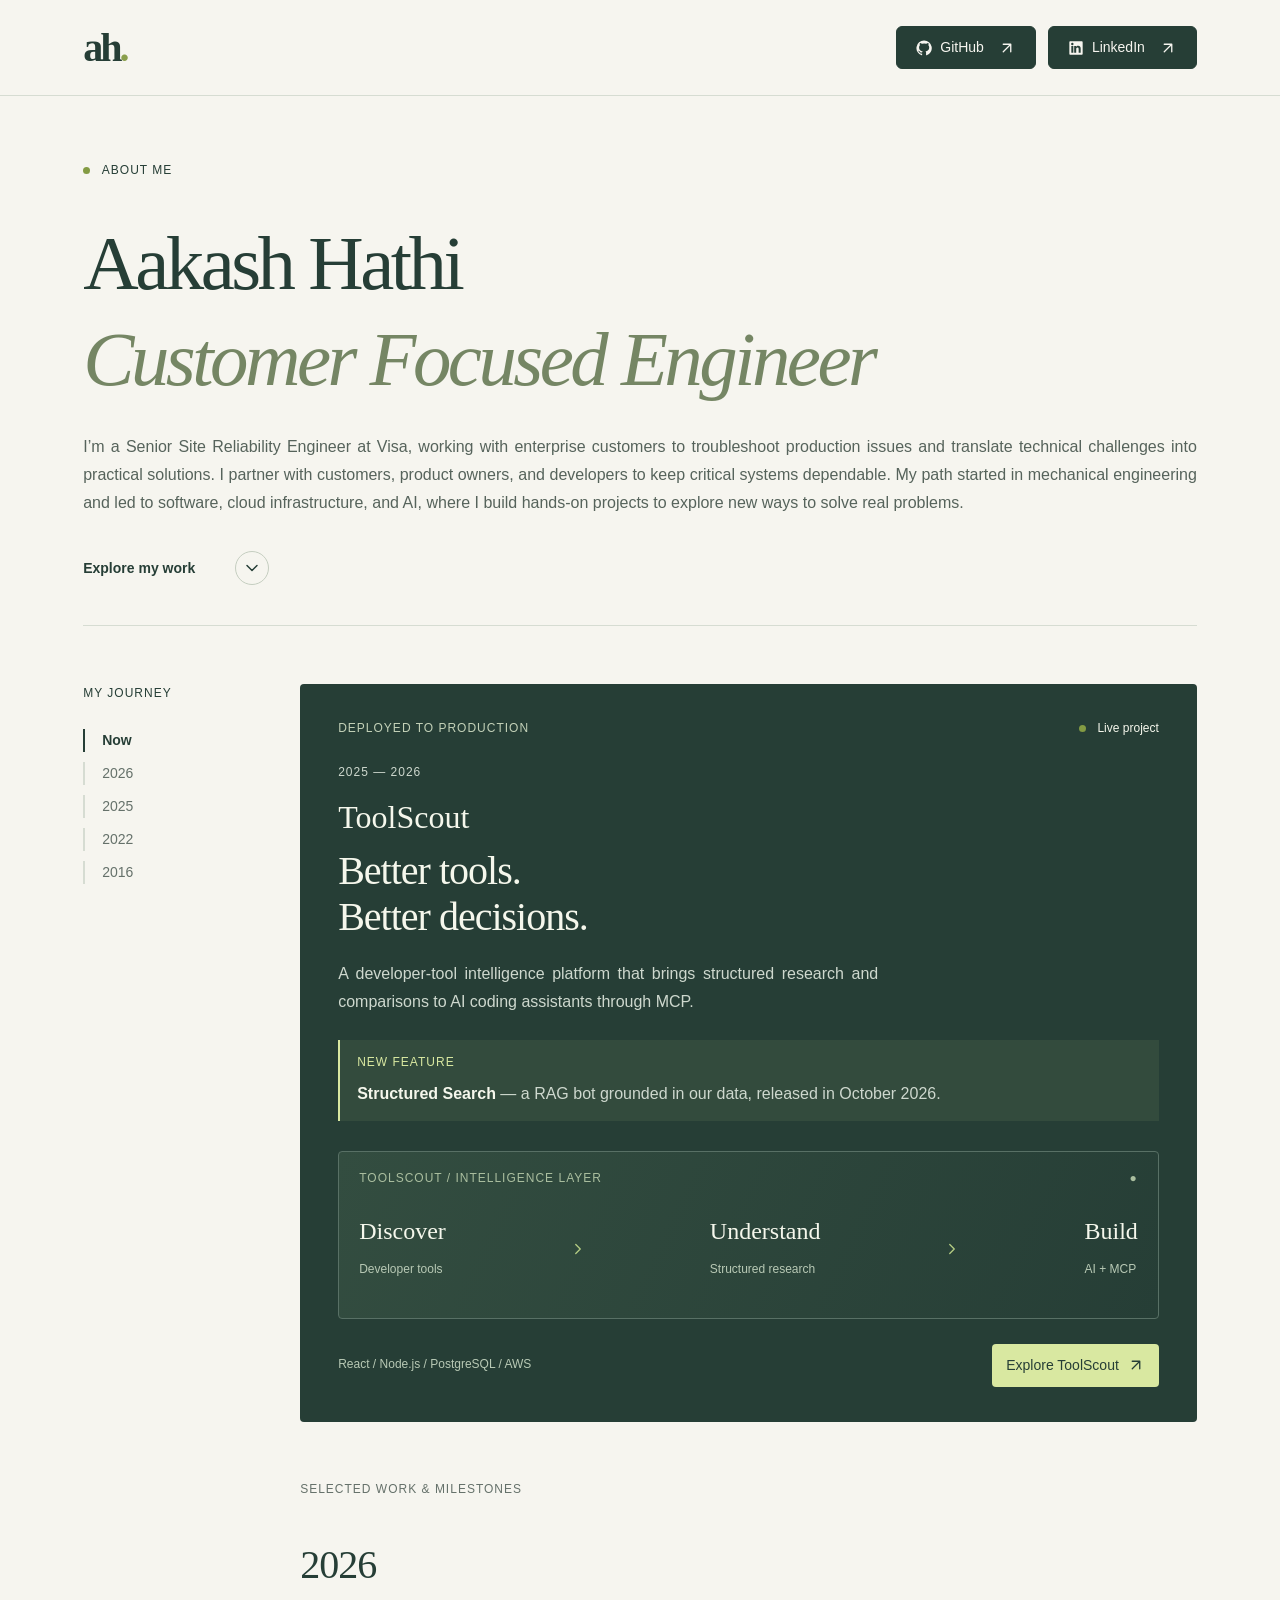
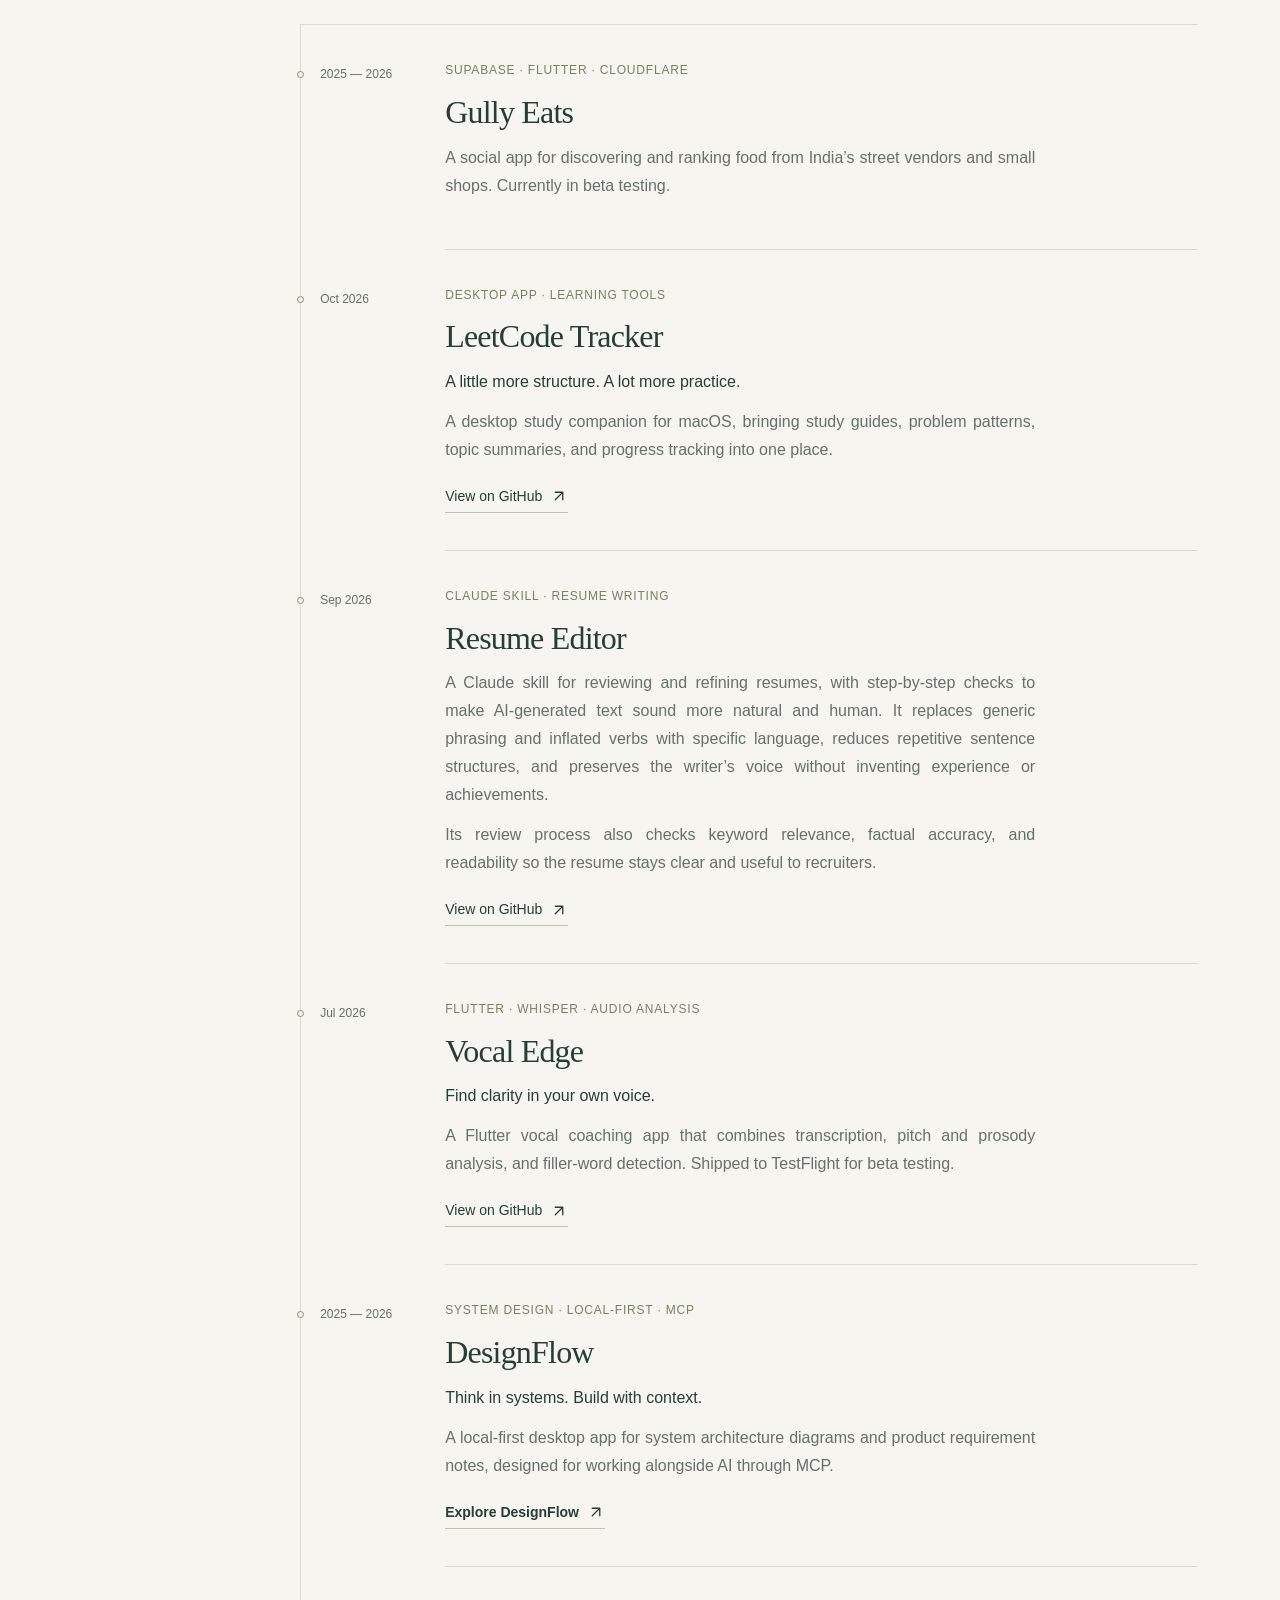
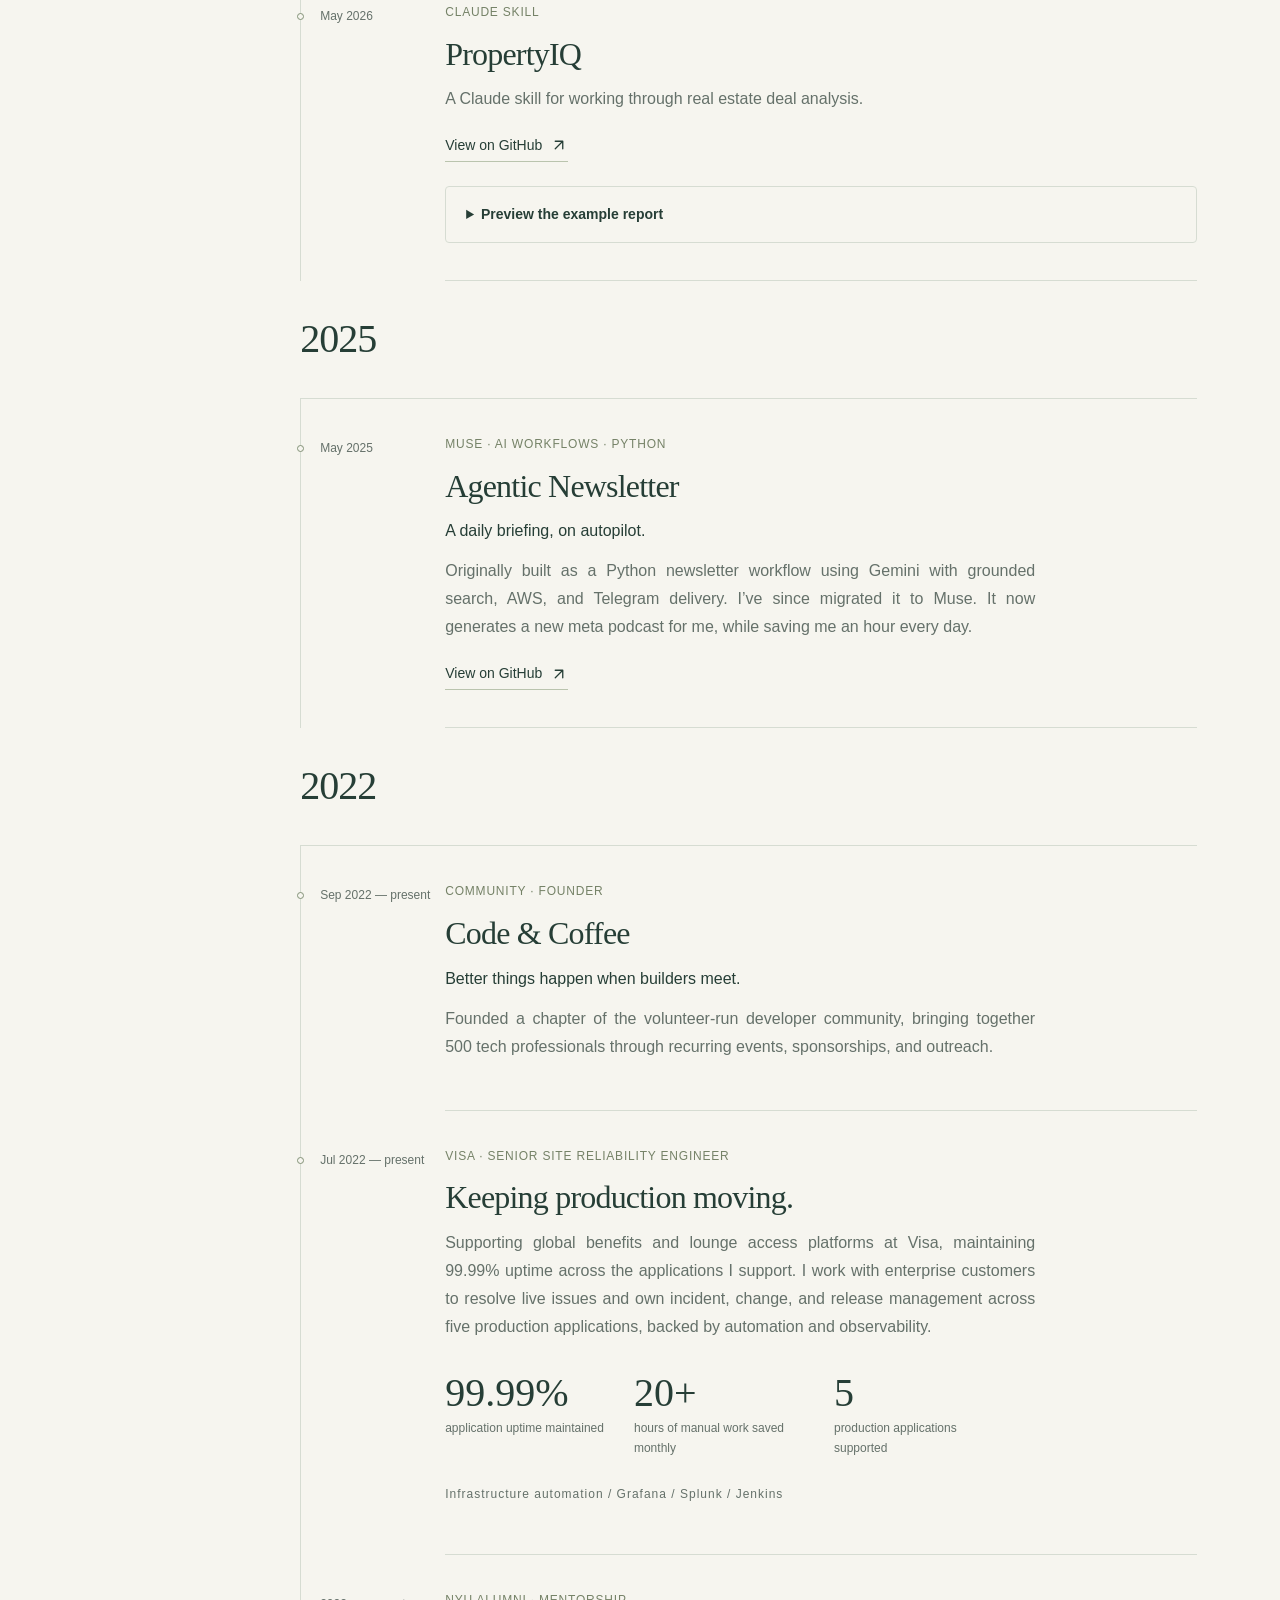
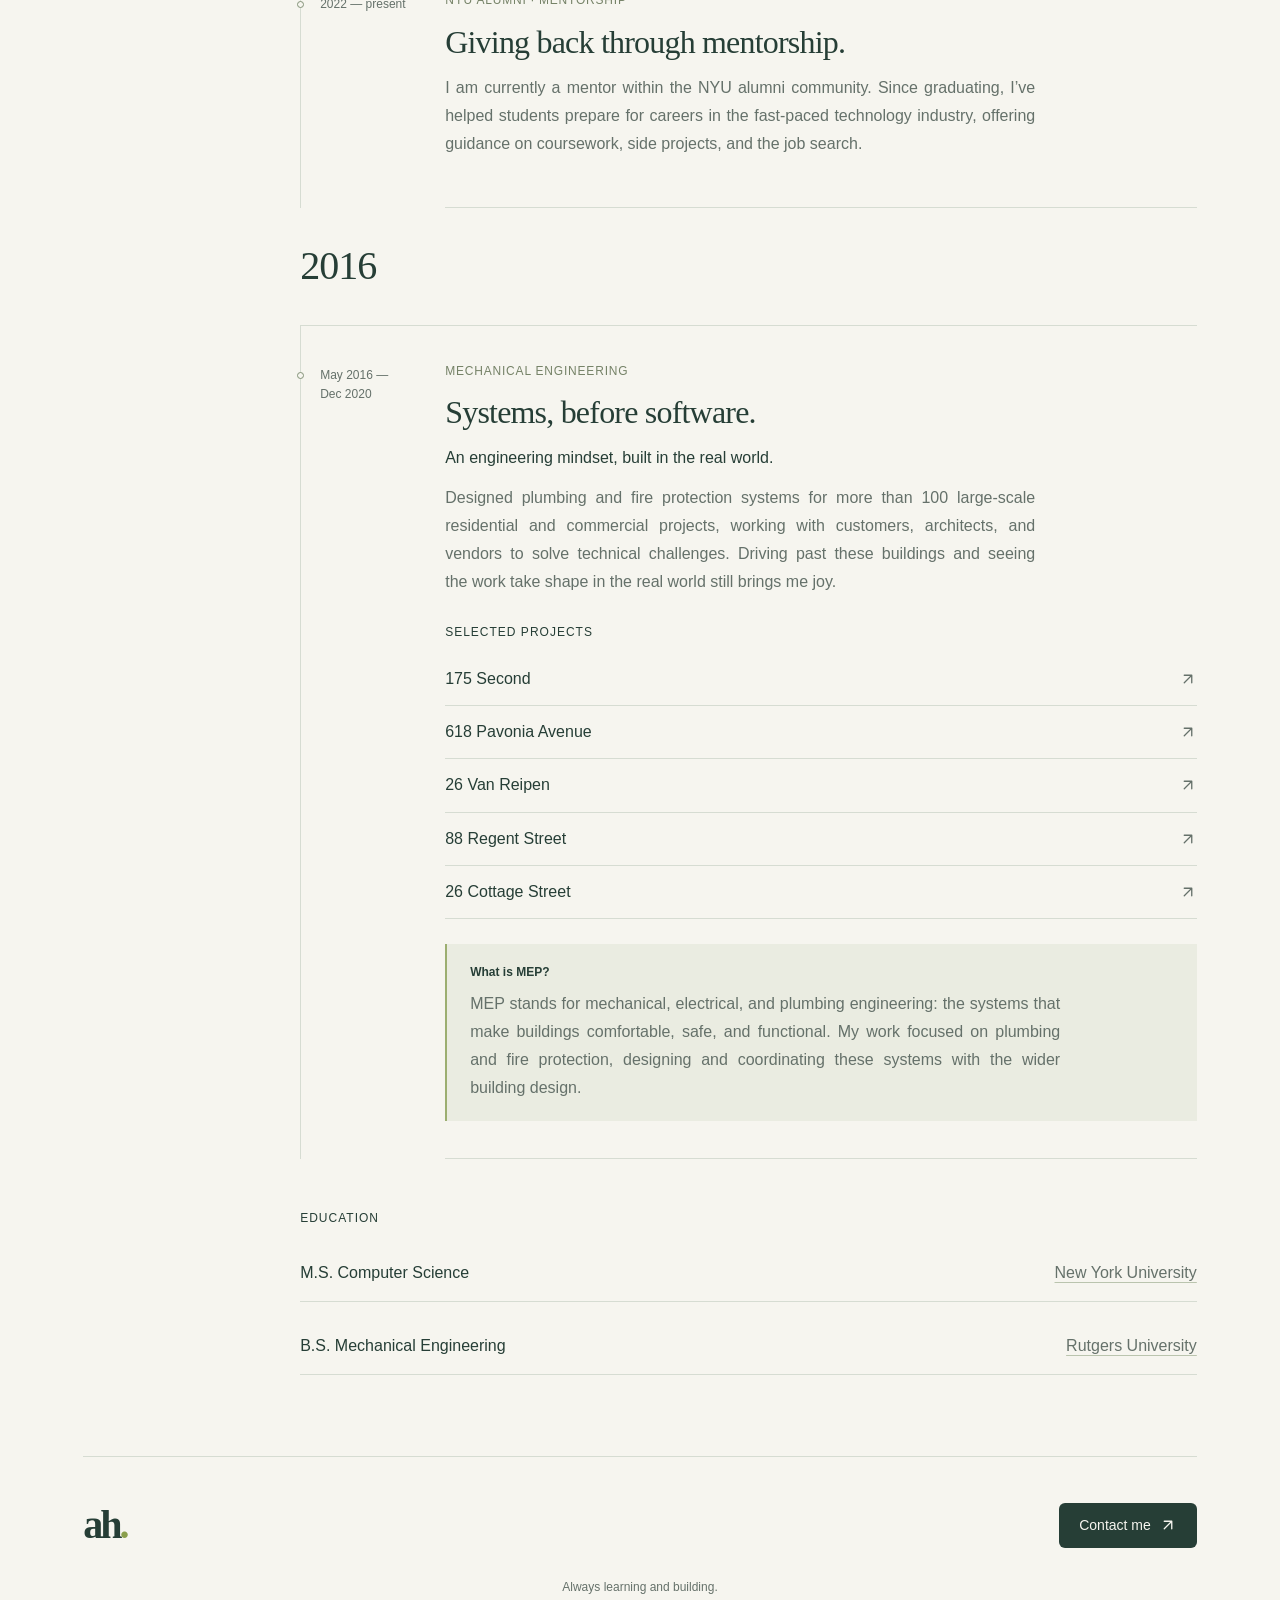
<file: docs/index.html>
<!DOCTYPE html>

<html lang="en"><head><meta charset="utf-8"/><meta content="default-src 'none'; script-src 'self' https://www.googletagmanager.com; style-src 'self'; img-src 'self' https://*.google-analytics.com https://www.googletagmanager.com; font-src 'self'; connect-src https://*.google-analytics.com https://*.analytics.google.com https://www.googletagmanager.com; object-src 'none'; base-uri 'none'; form-action 'none'; frame-src 'none'; upgrade-insecure-requests" http-equiv="Content-Security-Policy"/><script src="analytics.js"></script><script async="" src="https://www.googletagmanager.com/gtag/js?id=G-HWZBLBZLBD"></script><meta content="width=device-width, initial-scale=1" name="viewport"/><title>Aakash Hathi | Curious Engineer</title><meta content="Aakash Hathi’s portfolio: production reliability, AI tools, cloud applications, and the engineering journey behind them." name="description"/><meta content="#f6f5ef" name="theme-color"/><link href="favicon.png?v=ah2" rel="icon" sizes="64x64" type="image/png"/><link href="style.css?v=20261020-mobile-wrap" rel="stylesheet"/><script defer="" src="script.js?v=20261019-refresh"></script></head><body><a class="skip" href="#about">Skip to content</a><div aria-hidden="true" class="progress"></div><header><a aria-label="Aakash Hathi home" class="wordmark" href="#about">ah<span>.</span></a><nav aria-label="Social links"><a class="social-fill" href="https://github.com/ah20-dev" rel="noopener noreferrer" target="_blank"><svg aria-hidden="true" focusable="false" viewbox="0 0 24 24"><path d="M12 .8a11.4 11.4 0 0 0-3.6 22.2c.6.1.8-.2.8-.6v-2.1c-3.3.7-4-1.4-4-1.4-.5-1.4-1.3-1.8-1.3-1.8-1.1-.8.1-.8.1-.8 1.2.1 1.8 1.2 1.8 1.2 1.1 1.8 2.8 1.3 3.5 1 .1-.8.4-1.3.8-1.6-2.7-.3-5.5-1.3-5.5-6a4.7 4.7 0 0 1 1.2-3.2c-.1-.3-.5-1.5.1-3.1 0 0 1-.3 3.3 1.2a11.5 11.5 0 0 1 6 0c2.3-1.5 3.3-1.2 3.3-1.2.6 1.6.2 2.8.1 3.1a4.7 4.7 0 0 1 1.2 3.2c0 4.7-2.8 5.7-5.5 6 .4.4.8 1.1.8 2.2v3.3c0 .4.2.7.8.6A11.4 11.4 0 0 0 12 .8Z" fill="currentColor"></path></svg>GitHub <span><svg aria-hidden="true" class="arrow-icon" fill="none" focusable="false" stroke="currentColor" stroke-linecap="round" stroke-linejoin="round" stroke-width="1.75" viewbox="0 0 24 24"><path d="M7 17 17 7M7 7h10v10"></path></svg></span></a><a class="social-fill" href="https://www.linkedin.com/in/aakashhathi/" rel="noopener noreferrer" target="_blank"><svg aria-hidden="true" focusable="false" viewbox="0 0 24 24"><path d="M20.5 2h-17C2.7 2 2 2.7 2 3.5v17c0 .8.7 1.5 1.5 1.5h17c.8 0 1.5-.7 1.5-1.5v-17c0-.8-.7-1.5-1.5-1.5ZM8 19H5V9h3V19ZM6.5 7.7a1.8 1.8 0 1 1 0-3.6 1.8 1.8 0 0 1 0 3.6ZM19 19h-3v-4.9c0-1.2 0-2.7-1.7-2.7s-2 1.3-2 2.6v5h-3V9h2.9v1.4h.1c.4-.8 1.4-1.7 2.9-1.7 3.1 0 3.8 2 3.8 4.6V19Z" fill="currentColor"></path></svg>LinkedIn <span><svg aria-hidden="true" class="arrow-icon" fill="none" focusable="false" stroke="currentColor" stroke-linecap="round" stroke-linejoin="round" stroke-width="1.75" viewbox="0 0 24 24"><path d="M7 17 17 7M7 7h10v10"></path></svg></span></a></nav></header><main><section class="hero" id="about"><div class="hero-top"><span class="eyebrow"><i></i> About me</span></div><h1>Aakash Hathi<span><em>Customer Focused Engineer</em></span></h1><div class="intro"><p>I’m a Senior Site Reliability Engineer at Visa, working with enterprise customers to troubleshoot production issues and translate technical challenges into practical solutions. I partner with customers, product owners, and developers to keep critical systems dependable. My path started in mechanical engineering and led to software, cloud infrastructure, and AI, where I build hands-on projects to explore new ways to solve real problems.</p></div><a class="scroll-link" href="#current">Explore my work <span><svg aria-hidden="true" class="arrow-icon" fill="none" focusable="false" stroke="currentColor" stroke-linecap="round" stroke-linejoin="round" stroke-width="1.75" viewbox="0 0 24 24"><path d="m6 9 6 6 6-6"></path></svg></span></a></section>
<div class="journey"><aside class="rail"><span class="eyebrow">My journey</span><nav aria-label="Timeline"><a class="active" href="#current">Now</a><a href="#year-2026">2026</a><a href="#year-2025">2025</a><a href="#year-2022">2022</a><a href="#year-2016">2016</a></nav></aside><div class="timeline"><section aria-labelledby="current-heading" class="current" id="current"><div class="section-label"><span class="eyebrow">Deployed to Production</span><span class="live"><i></i> Live project</span></div><p class="project-timeframe">2025 — 2026</p><h2 id="current-heading">ToolScout<span>Better tools.<br/>Better decisions.</span></h2><p>A developer-tool intelligence platform that brings structured research and comparisons to AI coding assistants through MCP.</p><aside class="feature-note"><span class="eyebrow">New Feature</span><p><strong>Structured Search</strong> — a RAG bot grounded in our data, released in <time datetime="2026-10">October 2026</time>.</p></aside><div aria-label="ToolScout connects tool research to coding assistants through MCP" class="tool-visual"><div class="visual-top"><span>TOOLSCOUT / INTELLIGENCE LAYER</span><span>●</span></div><div class="flow"><span>Discover<br/><small>Developer tools</small></span><b><svg aria-hidden="true" class="arrow-icon" fill="none" focusable="false" stroke="currentColor" stroke-linecap="round" stroke-linejoin="round" stroke-width="1.75" viewbox="0 0 24 24"><path d="m9 6 6 6-6 6"></path></svg></b><span>Understand<br/><small>Structured research</small></span><b><svg aria-hidden="true" class="arrow-icon" fill="none" focusable="false" stroke="currentColor" stroke-linecap="round" stroke-linejoin="round" stroke-width="1.75" viewbox="0 0 24 24"><path d="m9 6 6 6-6 6"></path></svg></b><span>Build<br/><small>AI + MCP</small></span></div></div><div class="feature-bottom"><span>React / Node.js / PostgreSQL / AWS</span><a href="https://toolscout-ai.dev" rel="noopener noreferrer" target="_blank">Explore ToolScout <svg aria-hidden="true" class="arrow-icon" fill="none" focusable="false" stroke="currentColor" stroke-linecap="round" stroke-linejoin="round" stroke-width="1.75" viewbox="0 0 24 24"><path d="M7 17 17 7M7 7h10v10"></path></svg></a></div></section><div class="timeline-intro"><span>SELECTED WORK &amp; MILESTONES</span></div><section aria-labelledby="heading-2026" class="era" id="year-2026"><h2 class="year" id="heading-2026">2026</h2><article class="entry" data-date="2025/2026"><div class="date"><span class="dot"></span><time datetime="2025">2025</time> — <time datetime="2026">2026</time></div><div class="entry-body"><div class="eyebrow">Supabase · Flutter · Cloudflare</div><h3>Gully Eats</h3><p>A social app for discovering and ranking food from India’s street vendors and small shops. Currently in beta testing.</p></div></article><article class="entry" data-date="2026-10"><div class="date"><span class="dot"></span><time datetime="2026-10">Oct 2026</time></div><div class="entry-body"><div class="eyebrow">Desktop app · Learning tools</div><h3>LeetCode Tracker</h3><p class="tagline">A little more structure. A lot more practice.</p><p>A desktop study companion for macOS, bringing study guides, problem patterns, topic summaries, and progress tracking into one place.</p><div class="links"><a href="https://github.com/ah20-dev/leetCode_Tracker" rel="noopener noreferrer" target="_blank">View on GitHub <span><svg aria-hidden="true" class="arrow-icon" fill="none" focusable="false" stroke="currentColor" stroke-linecap="round" stroke-linejoin="round" stroke-width="1.75" viewbox="0 0 24 24"><path d="M7 17 17 7M7 7h10v10"></path></svg></span></a></div></div></article><article class="entry" data-date="2026-09"><div class="date"><span class="dot"></span><time datetime="2026-09">Sep 2026</time></div><div class="entry-body"><div class="eyebrow">Claude skill · Resume writing</div><h3>Resume Editor</h3><p>A Claude skill for reviewing and refining resumes, with step-by-step checks to make AI-generated text sound more natural and human. It replaces generic phrasing and inflated verbs with specific language, reduces repetitive sentence structures, and preserves the writer’s voice without inventing experience or achievements.</p><p>Its review process also checks keyword relevance, factual accuracy, and readability so the resume stays clear and useful to recruiters.</p><div class="links"><a href="https://github.com/ah20-dev/resumeEditor" rel="noopener noreferrer" target="_blank">View on GitHub <svg aria-hidden="true" class="arrow-icon" fill="none" focusable="false" stroke="currentColor" stroke-linecap="round" stroke-linejoin="round" stroke-width="1.75" viewbox="0 0 24 24"><path d="M7 17 17 7M7 7h10v10"></path></svg></a></div></div></article><article class="entry" data-date="2026-07"><div class="date"><span class="dot"></span><time datetime="2026-07">Jul 2026</time></div><div class="entry-body"><div class="eyebrow">Flutter · Whisper · Audio analysis</div><h3>Vocal Edge</h3><p class="tagline">Find clarity in your own voice.</p><p>A Flutter vocal coaching app that combines transcription, pitch and prosody analysis, and filler-word detection. Shipped to TestFlight for beta testing.</p><div class="links"><a href="https://github.com/ah20-dev/vocalEdge" rel="noopener noreferrer" target="_blank">View on GitHub <span><svg aria-hidden="true" class="arrow-icon" fill="none" focusable="false" stroke="currentColor" stroke-linecap="round" stroke-linejoin="round" stroke-width="1.75" viewbox="0 0 24 24"><path d="M7 17 17 7M7 7h10v10"></path></svg></span></a></div></div></article><article class="entry" data-date="2025/2026"><div class="date"><span class="dot"></span><time datetime="2025">2025</time> — <time datetime="2026">2026</time></div><div class="entry-body"><div class="eyebrow">System design · Local-first · MCP</div><h3>DesignFlow</h3><p class="tagline">Think in systems. Build with context.</p><p>A local-first desktop app for system architecture diagrams and product requirement notes, designed for working alongside AI through MCP.</p><div class="links"><a class="primary-link" href="https://ah20-dev.github.io/designFlow-webpage/" rel="noopener noreferrer" target="_blank">Explore DesignFlow <svg aria-hidden="true" class="arrow-icon" fill="none" focusable="false" stroke="currentColor" stroke-linecap="round" stroke-linejoin="round" stroke-width="1.75" viewbox="0 0 24 24"><path d="M7 17 17 7M7 7h10v10"></path></svg></a></div></div></article><article class="entry" data-date="2026-05"><div class="date"><span class="dot"></span><time datetime="2026-05">May 2026</time></div><div class="entry-body"><div class="eyebrow">Claude skill</div><h3>PropertyIQ</h3><p>A Claude skill for working through real estate deal analysis.</p><div class="links"><a href="https://github.com/ah20-dev/propertyiq" rel="noopener noreferrer" target="_blank">View on GitHub <span><svg aria-hidden="true" class="arrow-icon" fill="none" focusable="false" stroke="currentColor" stroke-linecap="round" stroke-linejoin="round" stroke-width="1.75" viewbox="0 0 24 24"><path d="M7 17 17 7M7 7h10v10"></path></svg></span></a></div><details class="example-output"><summary>Preview the example report</summary><p>A sample generated in May 2026 for a single-unit rental, showing the skill’s financing assumptions, operating costs, projected returns, and risk assessment.</p><dl><div><dt>Purchase price</dt><dd>$750,000</dd></div><div><dt>Down payment</dt><dd>25%</dd></div><div><dt>Mortgage rate / term</dt><dd>7.50% / 30 years</dd></div><div><dt>Estimated monthly rent</dt><dd>$3,100</dd></div><div><dt>Annual operating expenses</dt><dd>$15,576</dd></div><div><dt>Annual net operating income</dt><dd>$19,764</dd></div><div><dt>Monthly cash flow</dt><dd>−$2,286</dd></div><div><dt>Cap rate</dt><dd>2.64%</dd></div><div><dt>Break-even monthly rent</dt><dd>$5,231</dd></div></dl><p>Key risks: The projected rent falls short of the amount needed to cover costs, the property has only one income-producing unit, and its age raises maintenance and capital-expense concerns.</p><p>Sample conclusion: At the listed price and stated assumptions, the report finds that the rental income does not support the purchase.</p><p class="example-note">Historical example output, not a current property assessment. The repository README contains the full report, assumptions, and sources.</p></details></div></article></section><section aria-labelledby="heading-2025" class="era" id="year-2025"><h2 class="year" id="heading-2025">2025</h2><article class="entry" data-date="2025-05"><div class="date"><span class="dot"></span><time datetime="2025-05">May 2025</time></div><div class="entry-body"><div class="eyebrow">Muse · AI workflows · Python</div><h3>Agentic Newsletter</h3><p class="tagline">A daily briefing, on autopilot.</p><p>Originally built as a Python newsletter workflow using Gemini with grounded search, AWS, and Telegram delivery. I’ve since migrated it to Muse. It now generates a new meta podcast for me, while saving me an hour every day.</p><div class="links"><a href="https://github.com/ah20-dev/ai-newsletter" rel="noopener noreferrer" target="_blank">View on GitHub <span><svg aria-hidden="true" class="arrow-icon" fill="none" focusable="false" stroke="currentColor" stroke-linecap="round" stroke-linejoin="round" stroke-width="1.75" viewbox="0 0 24 24"><path d="M7 17 17 7M7 7h10v10"></path></svg></span></a></div></div></article></section><section aria-labelledby="heading-2022" class="era" id="year-2022"><h2 class="year" id="heading-2022">2022</h2>
<article class="entry"><div class="date"><span class="dot"></span>Sep 2022 — present</div><div class="entry-body"><div class="eyebrow">Community · Founder</div><h3>Code &amp; Coffee</h3><p class="tagline">Better things happen when builders meet.</p><p>Founded a chapter of the volunteer-run developer community, bringing together 500 tech professionals through recurring events, sponsorships, and outreach.</p></div></article>
<article class="entry"><div class="date"><span class="dot"></span>Jul 2022 — present</div><div class="entry-body"><div class="eyebrow">Visa · Senior Site Reliability Engineer</div><h3>Keeping production moving.</h3><p>Supporting global benefits and lounge access platforms at Visa, maintaining 99.99% uptime across the applications I support. I work with enterprise customers to resolve live issues and own incident, change, and release management across five production applications, backed by automation and observability.</p><div class="metrics"><div><strong>99.99%</strong><span>application uptime maintained</span></div><div><strong>20+</strong><span>hours of manual work saved monthly</span></div><div><strong>5</strong><span>production applications supported</span></div></div><p class="stack">Infrastructure automation / Grafana / Splunk / Jenkins</p></div></article>
<article class="entry"><div class="date"><span class="dot"></span>2022 — present</div><div class="entry-body"><div class="eyebrow">NYU Alumni · Mentorship</div><h3>Giving back through mentorship.</h3><p>I am currently a mentor within the NYU alumni community. Since graduating, I’ve helped students prepare for careers in the fast-paced technology industry, offering guidance on coursework, side projects, and the job search.</p></div></article></section><section aria-labelledby="heading-2016" class="era" id="year-2016"><h2 class="year" id="heading-2016">2016</h2><article class="entry"><div class="date"><span class="dot"></span><span class="date-line"><time datetime="2016-05">May 2016</time> —</span><span class="date-line"><time datetime="2020-12">Dec 2020</time></span></div><div class="entry-body"><div class="eyebrow">Mechanical engineering</div><h3>Systems, before software.</h3><p class="tagline">An engineering mindset, built in the real world.</p><p>Designed plumbing and fire protection systems for more than 100 large-scale residential and commercial projects, working with customers, architects, and vendors to solve technical challenges. Driving past these buildings and seeing the work take shape in the real world still brings me joy.</p><div class="mechanical-projects"><h4>Selected projects</h4><ul><li><a href="https://www.dvoralife.com/buildings/175-second" rel="noopener noreferrer" target="_blank">175 Second<span aria-hidden="true"><svg aria-hidden="true" class="arrow-icon" fill="none" focusable="false" stroke="currentColor" stroke-linecap="round" stroke-linejoin="round" stroke-width="1.75" viewbox="0 0 24 24"><path d="M7 17 17 7M7 7h10v10"></path></svg></span></a></li><li><a href="https://c3darchitecture.com/developments/618-pavonia-ave" rel="noopener noreferrer" target="_blank">618 Pavonia Avenue<span aria-hidden="true"><svg aria-hidden="true" class="arrow-icon" fill="none" focusable="false" stroke="currentColor" stroke-linecap="round" stroke-linejoin="round" stroke-width="1.75" viewbox="0 0 24 24"><path d="M7 17 17 7M7 7h10v10"></path></svg></span></a></li><li><a href="https://www.cmpnd.com/residential/26-van-reipen" rel="noopener noreferrer" target="_blank">26 Van Reipen<span aria-hidden="true"><svg aria-hidden="true" class="arrow-icon" fill="none" focusable="false" stroke="currentColor" stroke-linecap="round" stroke-linejoin="round" stroke-width="1.75" viewbox="0 0 24 24"><path d="M7 17 17 7M7 7h10v10"></path></svg></span></a></li><li><a href="https://88regentstreet.libertyharbor.com" rel="noopener noreferrer" target="_blank">88 Regent Street<span aria-hidden="true"><svg aria-hidden="true" class="arrow-icon" fill="none" focusable="false" stroke="currentColor" stroke-linecap="round" stroke-linejoin="round" stroke-width="1.75" viewbox="0 0 24 24"><path d="M7 17 17 7M7 7h10v10"></path></svg></span></a></li><li><a href="https://c3darchitecture.com/developments/26-cottage-street" rel="noopener noreferrer" target="_blank">26 Cottage Street<span aria-hidden="true"><svg aria-hidden="true" class="arrow-icon" fill="none" focusable="false" stroke="currentColor" stroke-linecap="round" stroke-linejoin="round" stroke-width="1.75" viewbox="0 0 24 24"><path d="M7 17 17 7M7 7h10v10"></path></svg></span></a></li></ul></div><aside class="mep"><h4>What is MEP?</h4><p>MEP stands for mechanical, electrical, and plumbing engineering: the systems that make buildings comfortable, safe, and functional. My work focused on plumbing and fire protection, designing and coordinating these systems with the wider building design.</p></aside></div></article></section><section class="education"><span class="eyebrow">Education</span><p>M.S. Computer Science <span><a href="https://engineering.nyu.edu/academics/departments/computer-science-and-engineering" rel="noopener noreferrer" target="_blank">New York University</a></span></p><p>B.S. Mechanical Engineering <span><a href="https://soe.rutgers.edu/academics/majors-and-areas-study/mechanical-engineering" rel="noopener noreferrer" target="_blank">Rutgers University</a></span></p></section></div></div></main><footer><div><a class="wordmark" href="#about">ah<span>.</span></a></div><a class="contact-button" href="https://www.linkedin.com/in/aakashhathi/" rel="noopener noreferrer" target="_blank">Contact me <svg aria-hidden="true" class="arrow-icon" fill="none" focusable="false" stroke="currentColor" stroke-linecap="round" stroke-linejoin="round" stroke-width="1.75" viewbox="0 0 24 24"><path d="M7 17 17 7M7 7h10v10"></path></svg></a><p>Always learning and building.</p></footer></body></html>
</file>
<file: docs/style.css>
:root{--font-body:Arial,Helvetica,sans-serif;--font-heading:Georgia,serif;--text-label:12px;--text-ui:14px;--text-body:16px;--text-subheading:24px;--text-heading:32px;--text-large:40px;--text-feature:48px;--text-hero:clamp(44px,6vw,80px);--paper:#f6f5ef;--ink:#263e36;--muted:#65716a;--line:#d6dcd2;--accent:#d9e8a1}*{box-sizing:border-box}html{scroll-behavior:smooth;scroll-padding-top:110px}body{margin:0;background:var(--paper);color:var(--ink);font-family:var(--font-body);font-size:var(--text-body);line-height:1.65}a{color:inherit;text-decoration:none}a:focus-visible{outline:3px solid #6b8129;outline-offset:6px}a:hover{color:#697f33}header{height:96px;padding:0 6.5%;display:flex;justify-content:space-between;align-items:center;position:sticky;top:0;z-index:10;background:rgba(246,245,239,.95);border-bottom:1px solid var(--line);backdrop-filter:blur(14px)}.wordmark{font-family:var(--font-heading);font-size:var(--text-large);letter-spacing:-3px;font-weight:bold}.wordmark span{color:#8a9f4c}header nav{display:flex;gap:12px}header nav a{padding:9px 19px;border:1px solid var(--line);border-radius:6px;font-size:var(--text-ui)}header nav a span{margin-left:16px}.social-fill{background:var(--ink);color:var(--paper);border-color:var(--ink)}.social-fill:hover{background:#3d594d;color:white}.progress{position:fixed;left:0;top:0;height:3px;width:100%;transform:scaleX(0);transform-origin:left;background:#8ba444;z-index:20}.hero{position:relative;padding:65px 0 40px;max-width:1180px;margin:auto}.hero-top{display:flex;justify-content:space-between;align-items:center}.eyebrow,.edition,.timeline-intro,.rail-note,.date,.stack,.feature-bottom>span,.visual-top{font-family:var(--font-body);font-size:var(--text-label);letter-spacing:1px}.eyebrow{text-transform:uppercase;display:block}.eyebrow i,.live i{display:inline-block;width:7px;height:7px;border-radius:50%;background:#839b43;margin-right:8px}.edition{font-size:var(--text-label);color:var(--muted)}h1{font-family:var(--font-heading);font-size:var(--text-hero);font-weight:400;line-height:1.07;letter-spacing:-3.5px;margin:42px 0 26px}h1>span{display:block;font-size:var(--text-hero);margin-top:14px}h1 em{font-weight:400;color:#758664}.intro{display:block;width:100%;max-width:none;margin-top:32px}.intro p{margin:0;color:#56635b;font-size:var(--text-body);line-height:1.85}.scroll-link{display:inline-flex;gap:40px;align-items:center;margin-top:34px;font-size:var(--text-label);font-weight:bold}.scroll-link span{display:grid;place-items:center;width:34px;height:34px;border-radius:50%;border:1px solid #c5cec0}.hero-index{position:absolute;right:0;bottom:63px;font-family:var(--font-heading);font-style:italic;font-size:var(--text-large);color:#9ba58e}.journey{border-top:1px solid var(--line);max-width:1180px;margin:0 auto;display:grid;grid-template-columns:185px minmax(0,1fr);gap:32px;padding-top:58px}.rail{position:sticky;top:140px;align-self:start}.rail nav{display:flex;flex-direction:column;gap:10px;margin:25px 0}.rail nav a{font-size:var(--text-ui);color:var(--muted);padding-left:17px;border-left:2px solid var(--line)}.rail nav a.active{border-color:var(--ink);color:var(--ink);font-weight:bold}.rail-note{display:block;color:#7b857c;font-size:var(--text-label);line-height:1.9;letter-spacing:0}.current{padding:35px 38px;background:var(--ink);color:#f5f7ec;border-radius:4px}.section-label{display:flex;justify-content:space-between;gap:10px}.current .eyebrow{color:#c3d1b8}.live{font-size:var(--text-label)}.current h2{font-family:var(--font-heading);font-weight:400;font-size:var(--text-heading);line-height:1.15;margin:28px 0 20px}.current h2 span{display:block;font-size:var(--text-feature);margin-top:12px;letter-spacing:-1px}.current>p{color:#ced8ce;max-width:540px;font-size:var(--text-body)}.tool-visual{border:1px solid #587065;margin:30px 0 25px;border-radius:4px;background:linear-gradient(115deg,#334d40,#263e36);padding:17px 20px}.visual-top{display:flex;justify-content:space-between;color:#aabe9f;font-size:var(--text-label)}.flow{display:flex;align-items:center;justify-content:space-between;gap:10px;padding:27px 0 18px}.flow>span{font-family:var(--font-heading);font-size:var(--text-subheading);line-height:1.4}.flow small{font-family:var(--font-body);font-size:var(--text-label);color:#b8c9b5}.flow b{font-weight:normal;color:#b5cd83}.feature-bottom{display:flex;justify-content:space-between;align-items:center;gap:14px}.feature-bottom>span{font-size:var(--text-label);letter-spacing:0;color:#b8c9b5}.feature-bottom a{font-size:var(--text-label);background:var(--accent);color:#263e36;border-radius:4px;padding:10px 14px;white-space:nowrap}.timeline-intro{display:flex;justify-content:space-between;font-size:var(--text-label);margin:58px 0 8px;color:var(--muted)}.era{scroll-margin-top:110px}.year{font-size:var(--text-large);letter-spacing:-1px;font-family:var(--font-heading);font-weight:400;margin:0;padding:25px 0 26px;border-bottom:1px solid var(--line)}.year span{font-family:var(--font-body);font-size:var(--text-label);letter-spacing:0;color:var(--muted);margin-left:16px}.entry{display:grid;grid-template-columns:145px minmax(0,1fr);position:relative}.date{padding:40px 13px 0 19px;position:relative;font-size:var(--text-label);letter-spacing:0;color:var(--muted);border-left:1px solid var(--line)}.dot{width:7px;height:7px;position:absolute;top:46px;left:-4px;border-radius:50%;background:var(--paper);border:1px solid #819075}.entry-body{padding:36px 0 37px;border-bottom:1px solid var(--line)}.entry-body>.eyebrow{font-size:var(--text-label);color:#758267;letter-spacing:.8px}h3{font-family:var(--font-heading);font-weight:400;font-size:var(--text-heading);line-height:1.2;letter-spacing:-.8px;margin:12px 0 12px}.entry-body p{font-size:var(--text-body);color:var(--muted);max-width:590px;margin:12px 0}.entry-body .tagline{font-size:var(--text-body);color:var(--ink)}.links{display:flex;gap:20px;flex-wrap:wrap;font-size:var(--text-label);margin-top:21px}.links a{border-bottom:1px solid #bac4ae;padding-bottom:4px}.links a span{margin-left:8px}.primary-link{font-weight:bold}.metrics{display:flex;flex-wrap:wrap;gap:30px;margin:26px 0}.metrics>div{max-width:170px}.metrics strong{font-size:var(--text-large);font-family:var(--font-heading);line-height:1.3;font-weight:400}.metrics span{display:block;font-size:var(--text-label);color:var(--muted)}.entry-body .stack{font-size:var(--text-label)}.mep{background:#eaece1;border-left:2px solid #9cae70;padding:19px 23px;margin-top:25px}.mep h4{font-size:var(--text-label);margin:0}.mep p{font-size:var(--text-ui);margin:7px 0 0}.education{padding:50px 0 65px}.education h2{font-family:var(--font-heading);font-weight:400;font-size:var(--text-heading)}.education p{font-size:var(--text-ui);padding:14px 0;border-bottom:1px solid var(--line);display:flex;justify-content:space-between;gap:20px}.education p span{color:var(--muted)}footer{max-width:1180px;margin:auto;border-top:1px solid var(--line);padding:35px 0 45px;display:flex;align-items:center;justify-content:space-between}footer>div{display:flex;align-items:center;gap:25px}footer p,footer>a{font-size:var(--text-label);color:var(--muted)}.skip{position:fixed;left:15px;top:-80px;z-index:50;background:var(--ink);color:white;padding:10px}.skip:focus{top:10px}@media(min-width:1450px){.hero{padding-top:85px;padding-bottom:57px}}@media(max-width:1320px){.hero,.journey,footer{margin-left:6.5%;margin-right:6.5%}}@media(max-width:850px){.journey{grid-template-columns:100px minmax(0,1fr);gap:22px}.entry{grid-template-columns:1fr}.date{border:0;padding:30px 0 0}.dot{display:none}.entry-body{padding-top:14px}.current{padding:28px}.feature-bottom{flex-wrap:wrap}.intro{gap:28px}.hero-index{display:none}.flow>span{font-size:var(--text-subheading)}.flow small{font-size:var(--text-label)}.edition{display:none}}@media(max-width:600px){header{height:76px;padding:0 6%}header nav a{padding:7px 12px}header nav a span{margin-left:7px}.hero{padding-top:38px;padding-bottom:12px}h1{letter-spacing:-2px;margin-top:29px}h1>span{font-size:var(--text-hero);letter-spacing:-2px}.intro{grid-template-columns:1fr;gap:14px}.intro p{font-size:var(--text-body)}.journey{display:block;padding-top:28px}.rail{position:static;margin-bottom:28px}.rail>.eyebrow,.rail-note{display:none}.rail nav{flex-direction:row;justify-content:space-between;gap:8px;margin:0}.rail nav a{padding-left:0;border-left:0;border-bottom:2px solid var(--line);font-size:var(--text-label);padding-bottom:7px}.rail nav a.active{border-color:var(--ink)}.current{padding:24px 20px}.current h2 span{font-size:var(--text-large)}.current .eyebrow{font-size:var(--text-label)}.live{font-size:var(--text-label)}.tool-visual{padding:13px 12px}.visual-top{font-size:var(--text-label)}.flow{gap:5px}.flow>span{font-size:var(--text-body)}.flow small{font-size:var(--text-label)}.feature-bottom{gap:18px}.timeline-intro{font-size:var(--text-label);margin-top:40px}.year span{font-size:var(--text-label);margin-left:8px}.entry-body{padding-bottom:30px}.year{font-size:var(--text-large)}.education p{display:block}.education p span{display:block;margin-top:5px}footer>div{display:block}footer{gap:20px}.metrics{gap:30px}}@media(prefers-reduced-motion:reduce){html{scroll-behavior:auto}*{transition:none!important}}

header nav a{display:inline-flex;align-items:center;gap:8px}header nav a svg{width:16px;height:16px;flex:none}header nav a span{margin-left:6px}.project-timeframe{font-family:var(--font-body);font-size:var(--text-label)!important;letter-spacing:1px;margin-top:23px!important;margin-bottom:-12px!important}footer{flex-wrap:wrap}footer>p{flex-basis:100%;text-align:center;margin:20px 0 0}@media(max-width:600px){header nav a{gap:6px;padding:7px 10px}.section-label{flex-wrap:wrap}}

.feature-note{border-left:2px solid var(--accent);padding:13px 17px;margin:24px 0;background:rgba(217,232,161,.07)}.feature-note .eyebrow{color:var(--accent);font-size:var(--text-label)}.feature-note p{font-size:var(--text-ui);color:#ced8ce;margin:7px 0 0}.feature-note strong{color:#f5f7ec;font-weight:600}

.mechanical-projects{margin-top:27px}.mechanical-projects h4{font-family:var(--font-body);font-size:var(--text-label);font-weight:400;text-transform:uppercase;letter-spacing:1px;margin:0 0 10px}.mechanical-projects ul{list-style:none;margin:0;padding:0}.mechanical-projects li{border-bottom:1px solid var(--line)}.mechanical-projects a{display:flex;justify-content:space-between;align-items:center;gap:16px;padding:13px 0;font-size:var(--text-body)}.mechanical-projects a span{color:var(--muted)}

footer .contact-button{display:inline-flex;align-items:center;padding:11px 20px;border-radius:6px;background:var(--ink);color:var(--paper);font-size:var(--text-ui)}footer .contact-button:hover{background:#3d594d;color:white}

.date-line{display:block;white-space:nowrap}

/* Shared typography roles across sections. */
.intro p,.entry-body p,.current>p,.feature-note p,.mep p,.education p{font-size:var(--text-body);line-height:1.75}.links,.scroll-link,.feature-bottom a,header nav a,footer .contact-button{font-size:var(--text-ui)}.entry-body .stack,.project-timeframe,.metrics span{font-size:var(--text-label)}.year span{display:inline-block}.section-label,.feature-bottom{flex-wrap:wrap}.current h2 span{font-size:var(--text-large)}
@media(max-width:600px){.flow{flex-direction:column;align-items:flex-start;gap:12px}.flow b{transform:rotate(90deg);margin-left:4px}.flow>span{font-family:var(--font-body);font-size:var(--text-body)}.flow small{display:block;font-size:var(--text-label)}.year span{margin-left:8px}}

.education a{text-decoration:underline;text-decoration-color:#bac4ae;text-underline-offset:4px}.education a:hover{text-decoration-color:currentColor}

.education p{align-items:center}.education a{display:inline-flex;align-items:center;gap:12px}.university-logo{width:72px;height:26px;object-fit:contain;flex:none}.education p span{min-width:0}@media(max-width:600px){.education a{margin-top:10px;gap:14px}.university-logo{width:72px;height:26px}}

.university-logo[src$="nyu-tandon.svg"]{background:#57068c;padding:4px;border-radius:3px}

/* Justify longer descriptive paragraphs while keeping the last line natural. */
.intro p,.entry-body>p:not(.tagline):not(.stack),.current>p:not(.project-timeframe),.feature-note p,.mep p{text-align:justify;text-align-last:left;text-justify:inter-word;hyphens:auto}

/* Consistent vector icons across desktop and mobile. */
.arrow-icon{display:inline-block;width:18px;height:18px;flex:none;vertical-align:-3px}.links a,.feature-bottom a,.contact-button{display:inline-flex;align-items:center;gap:8px}.links a span{display:inline-flex;margin-left:0}.mechanical-projects a span,header nav a span,.flow b{display:inline-flex;align-items:center}.scroll-link .arrow-icon{width:20px;height:20px}.arrow-icon{pointer-events:none}
/* A casual-copy deterrent, not a security boundary. */
body{-webkit-user-select:none;user-select:none}input,textarea,[contenteditable="true"]{-webkit-user-select:text;user-select:text}

.example-output{margin-top:24px;border:1px solid var(--line);border-radius:4px;padding:16px 20px}.example-output summary{cursor:pointer;font-size:var(--text-ui);font-weight:600}.example-output summary:focus-visible{outline:3px solid #6b8129;outline-offset:5px}.example-output dl{font-size:var(--text-ui);margin:18px 0}.example-output dl>div{display:flex;justify-content:space-between;gap:16px;padding:8px 0;border-bottom:1px solid var(--line)}.example-output dd{margin:0;white-space:nowrap}.example-output .example-note{font-size:var(--text-label);text-align:left}

/* On phones, wrap whole words instead of automatic hyphenation. */
@media(max-width:600px){.intro p,.entry-body>p:not(.tagline):not(.stack),.current>p:not(.project-timeframe),.feature-note p,.mep p{-webkit-hyphens:none;hyphens:none;word-break:normal;overflow-wrap:normal}}
</file>
